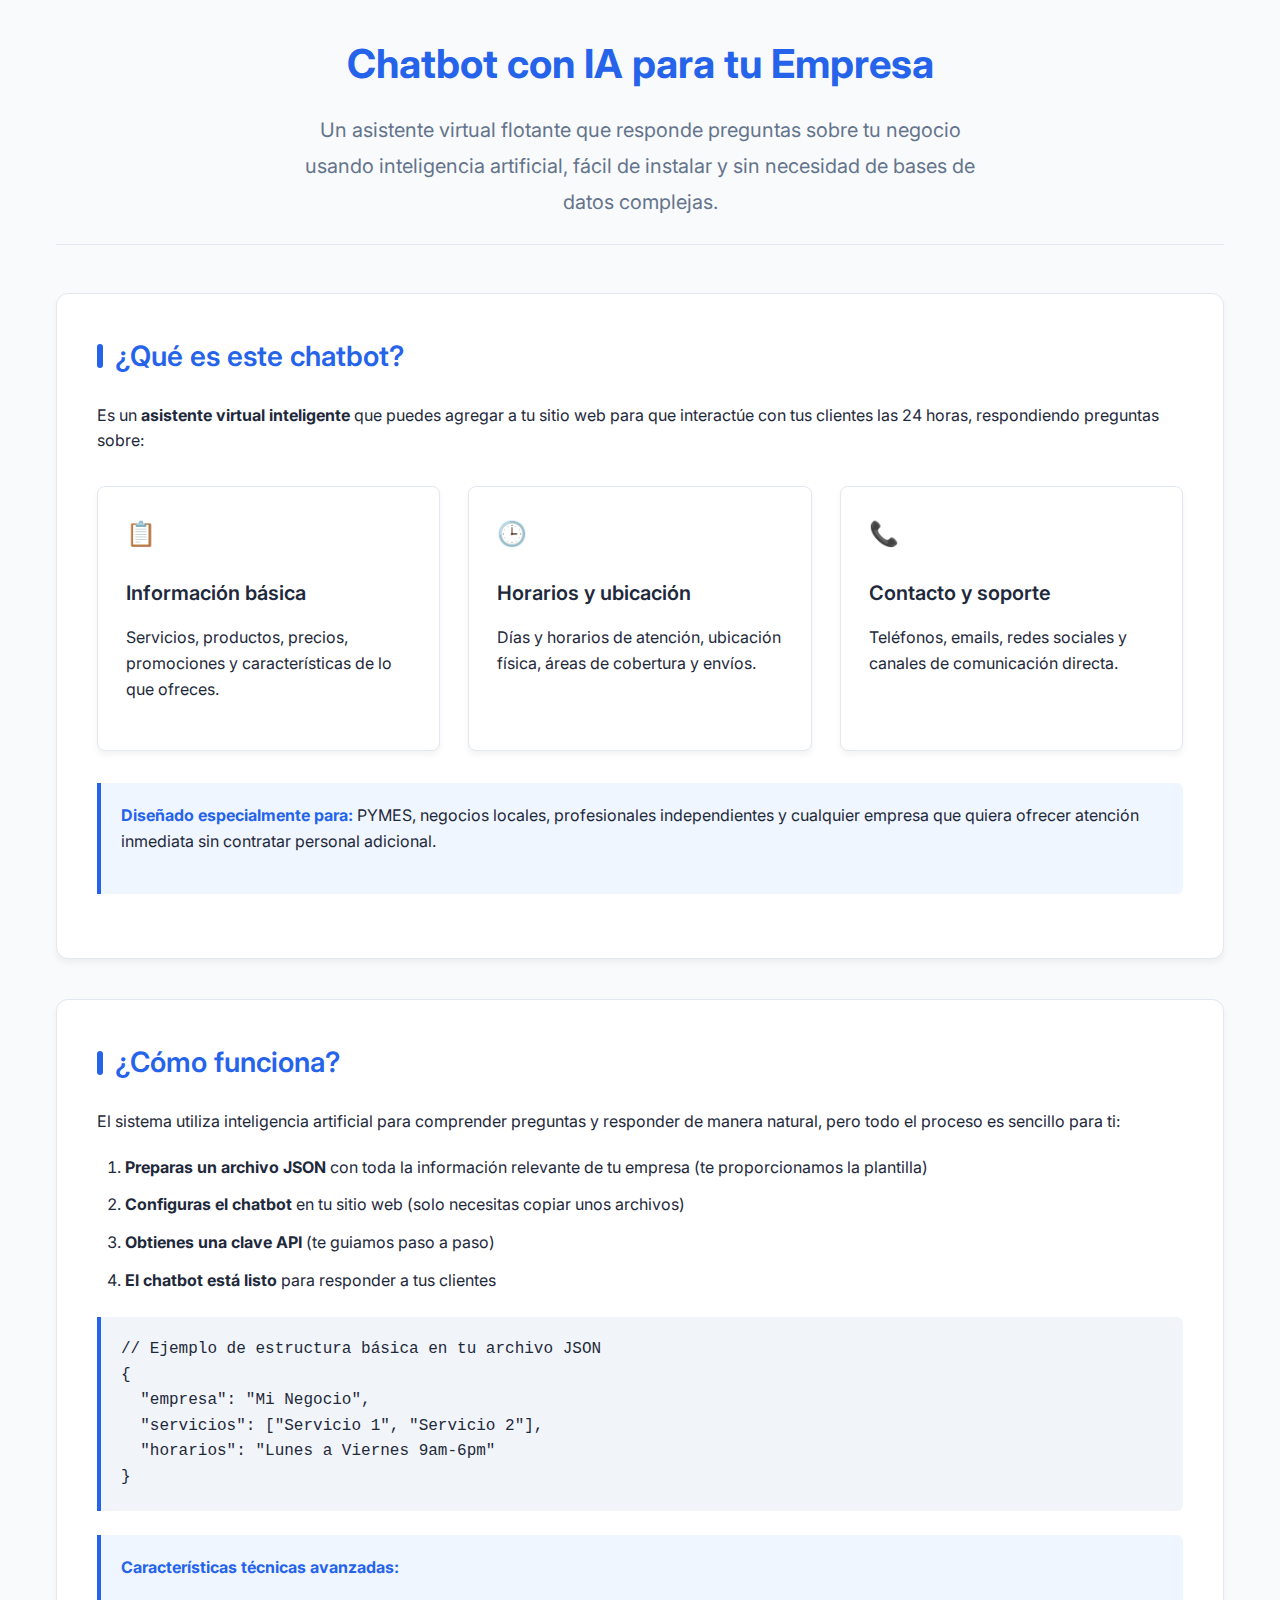
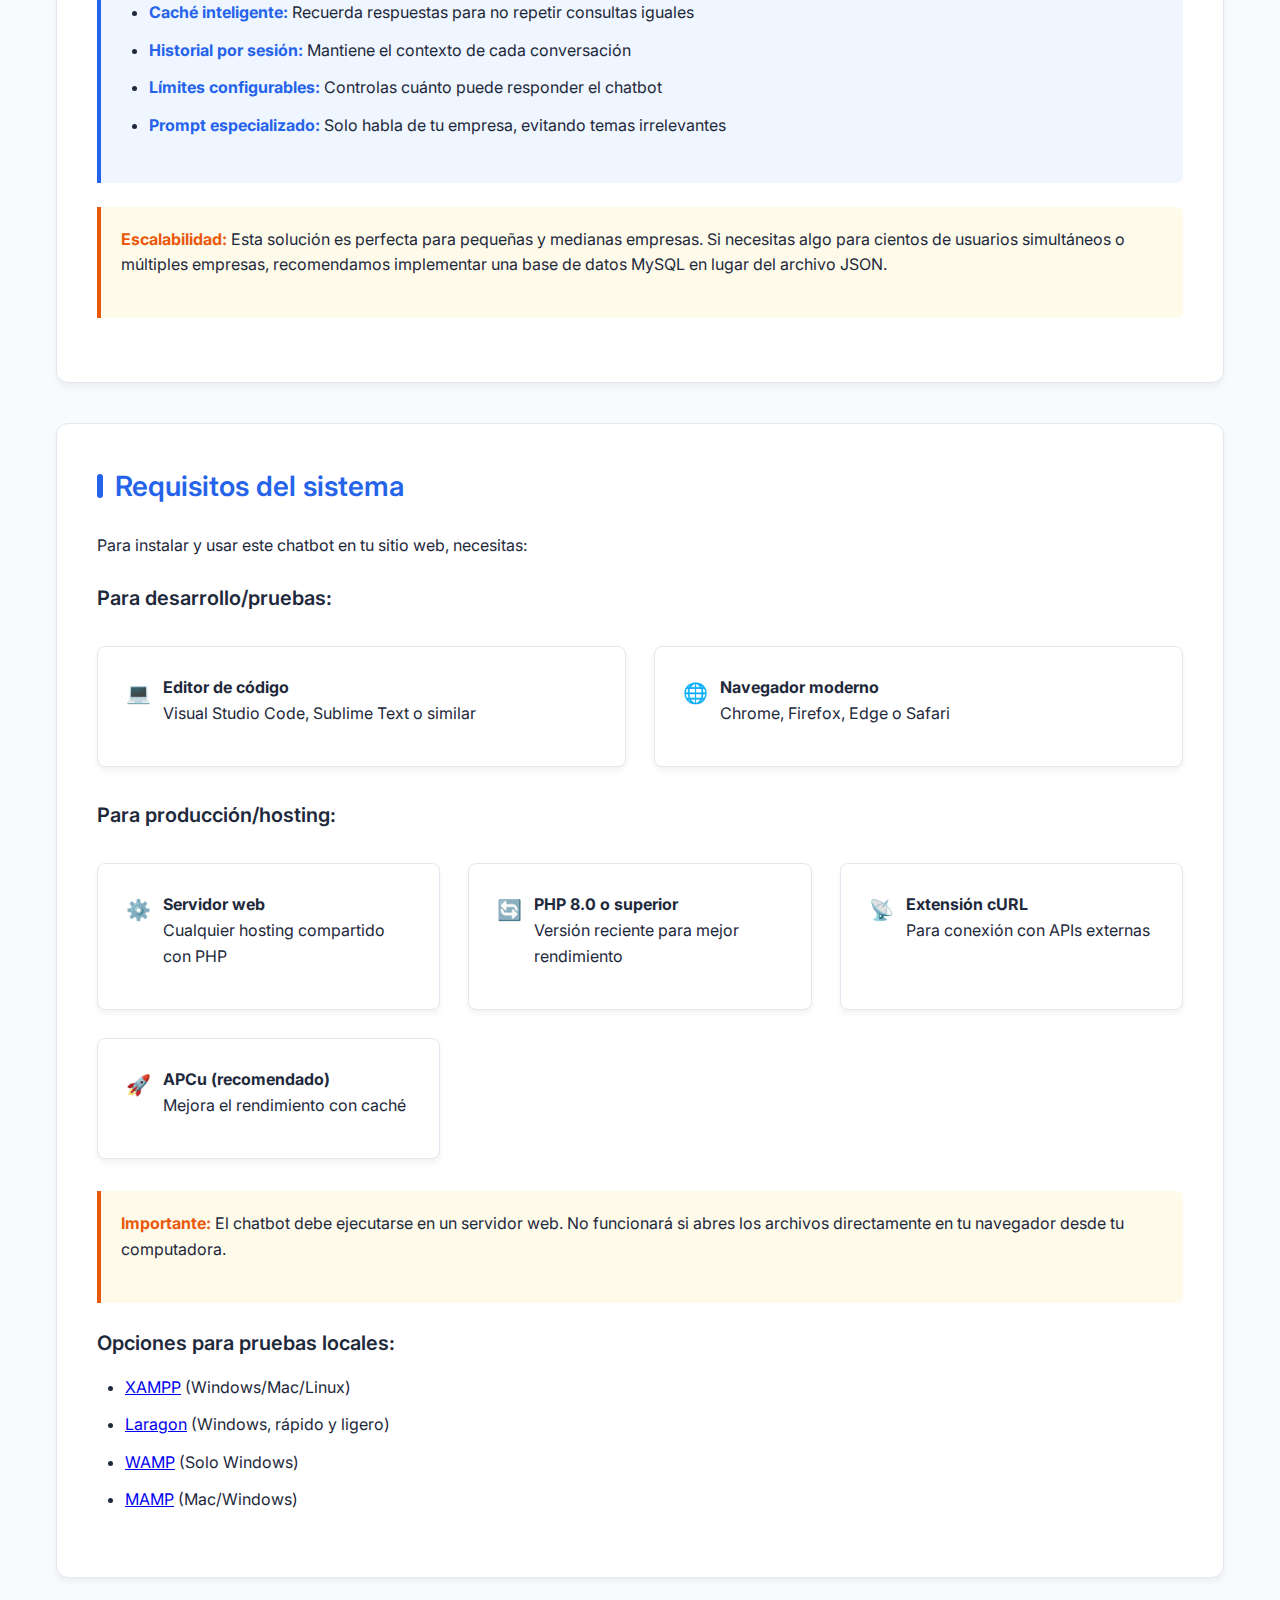
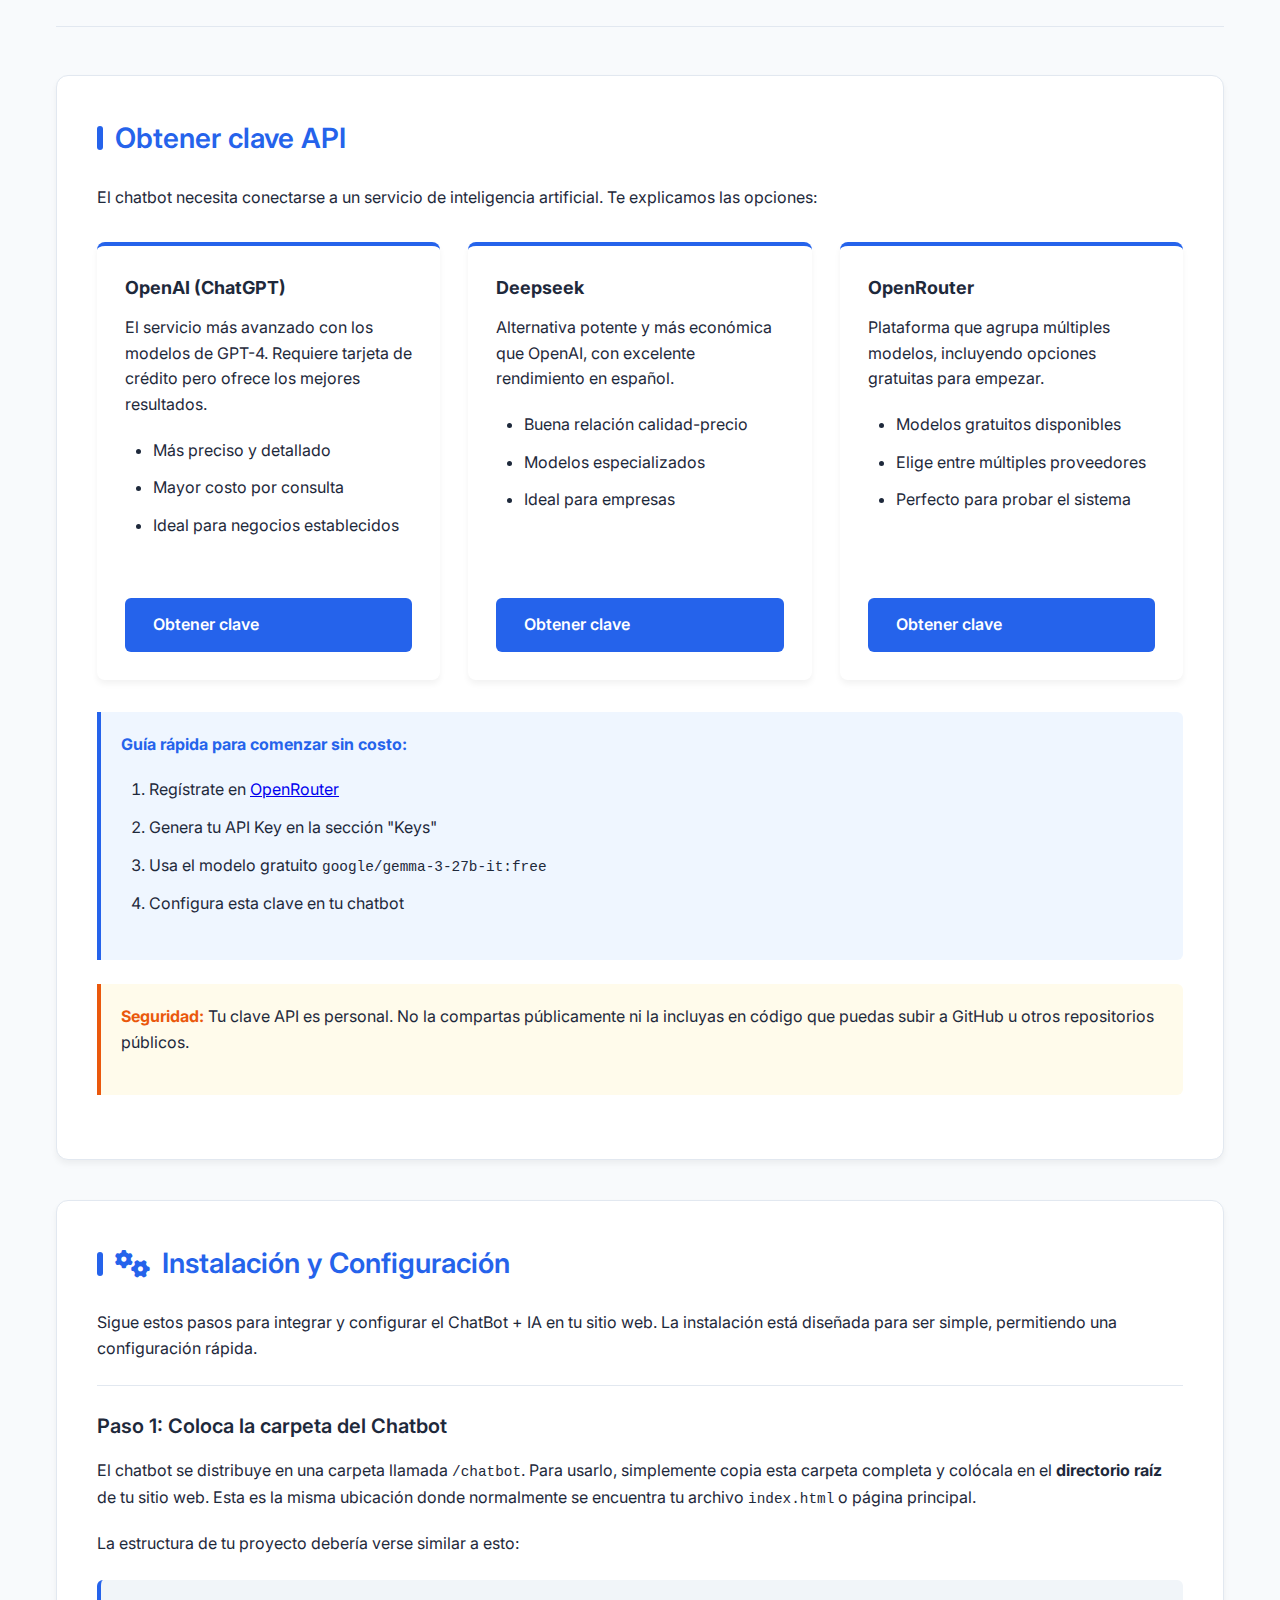
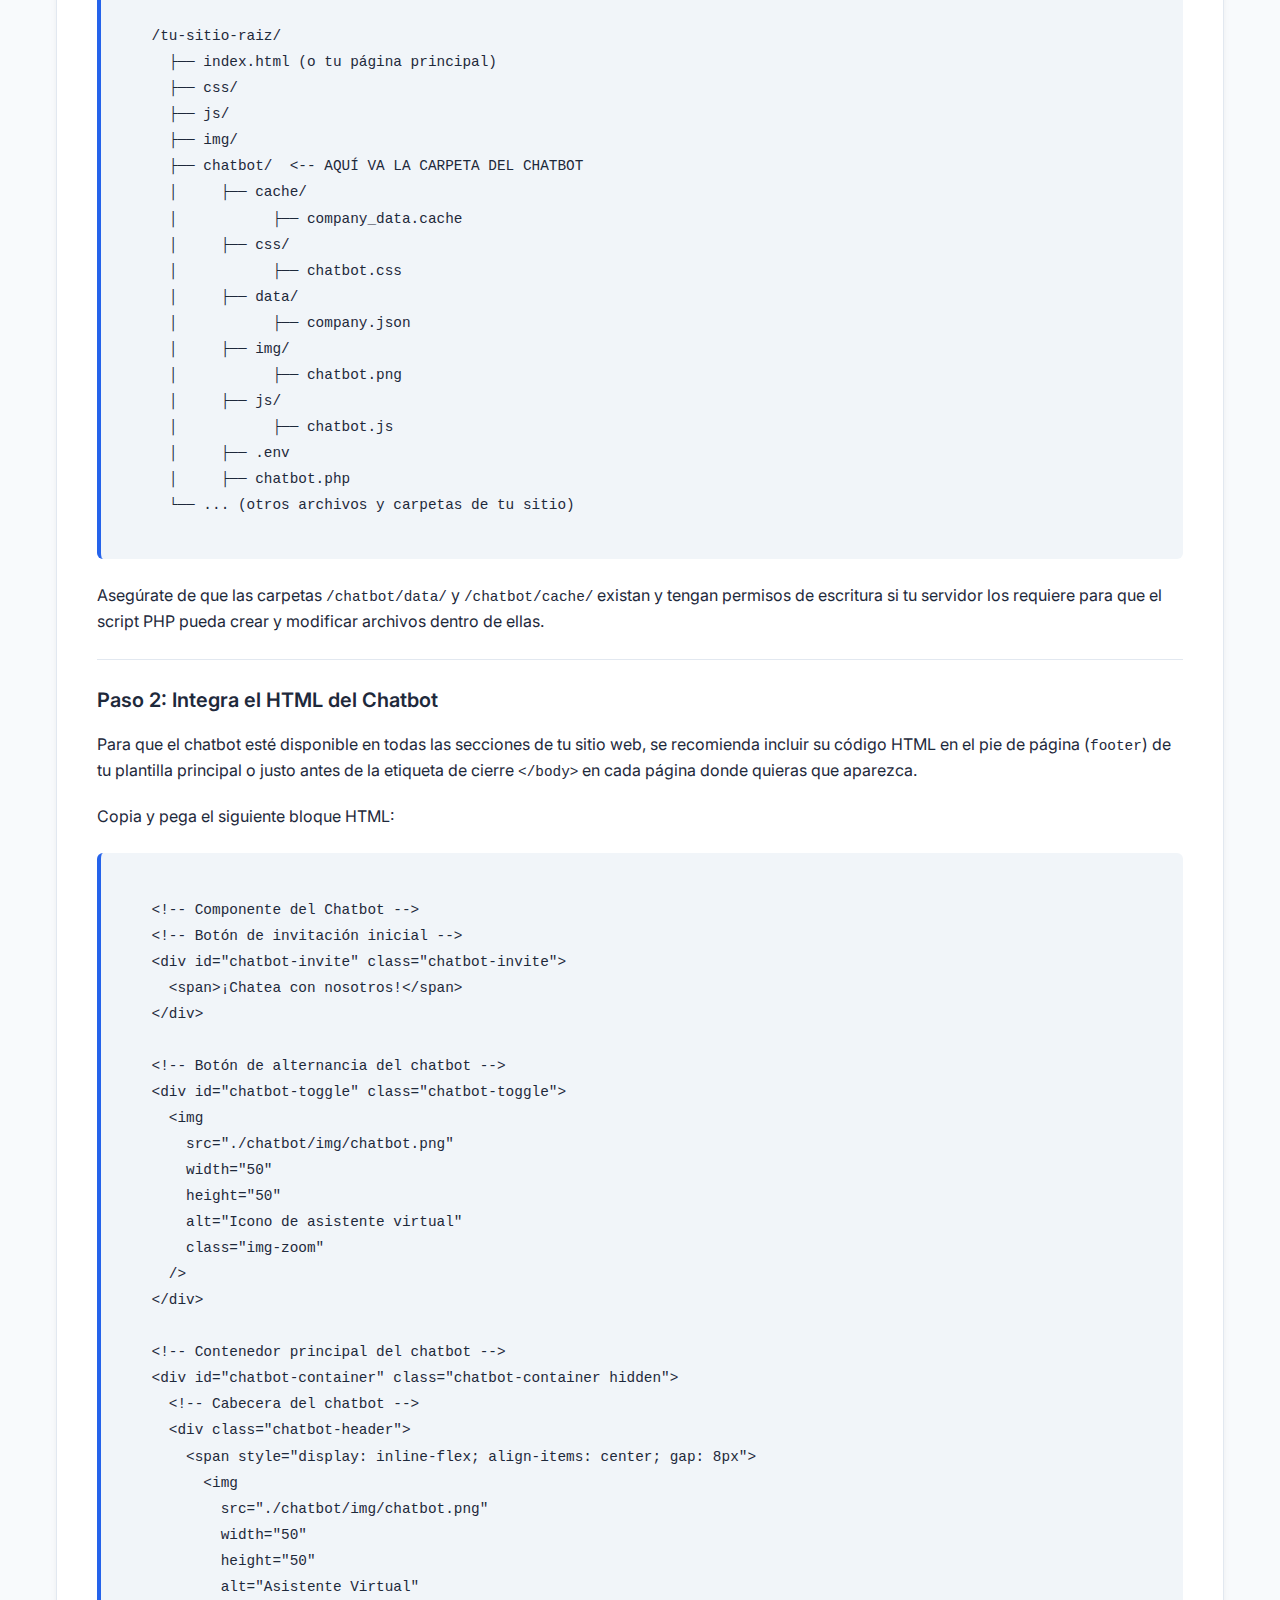
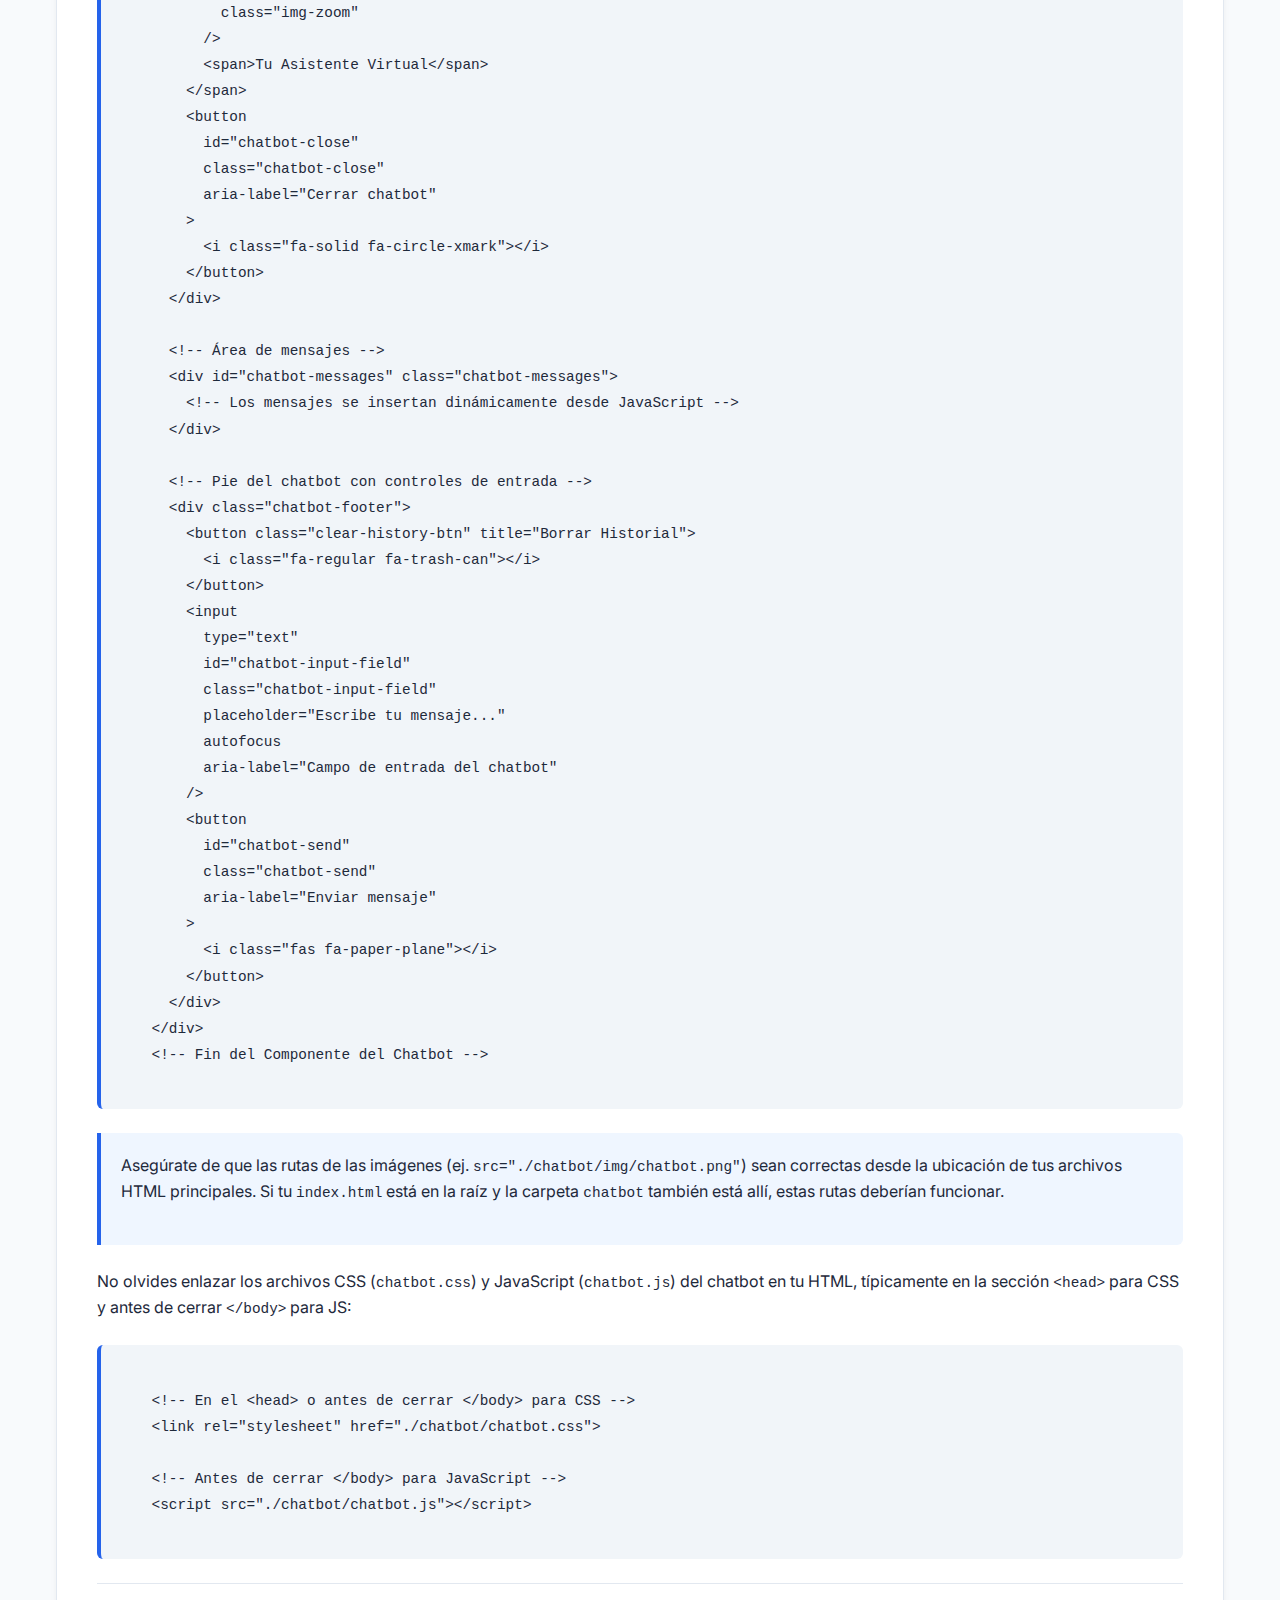
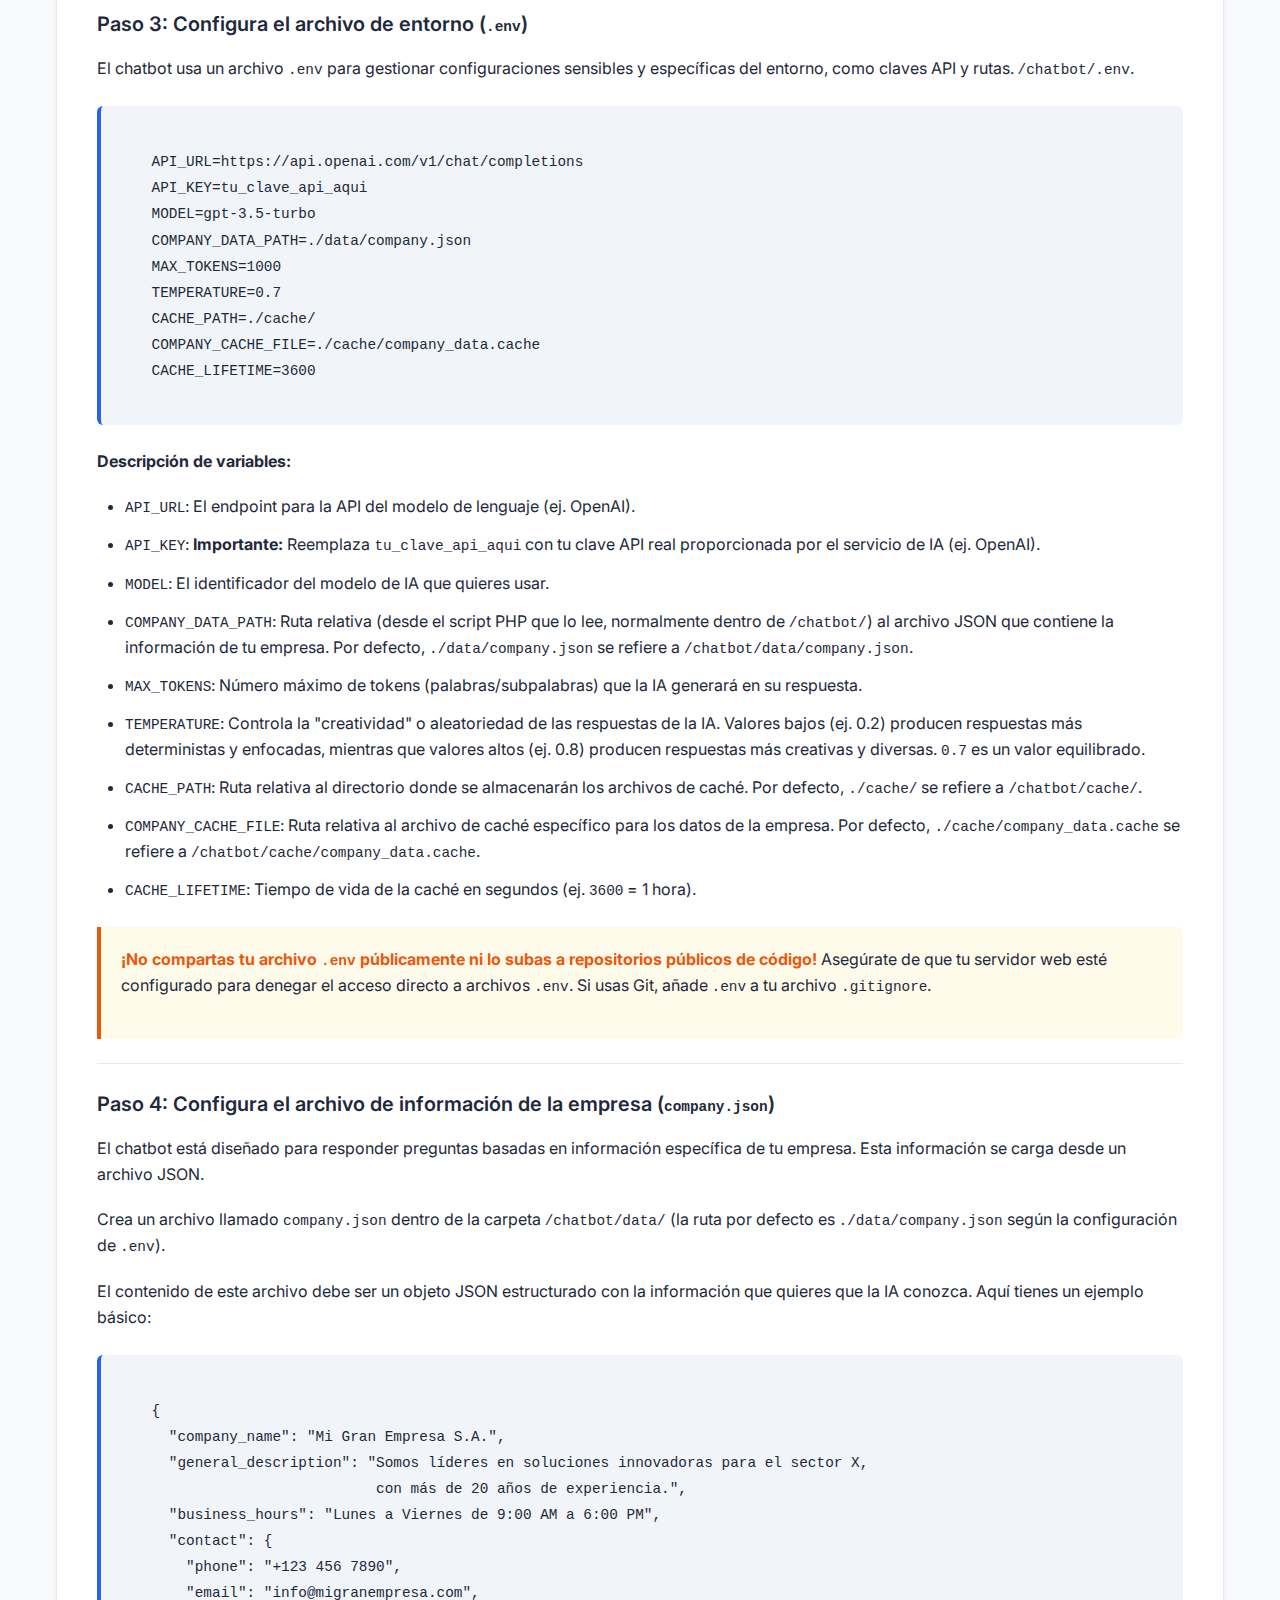
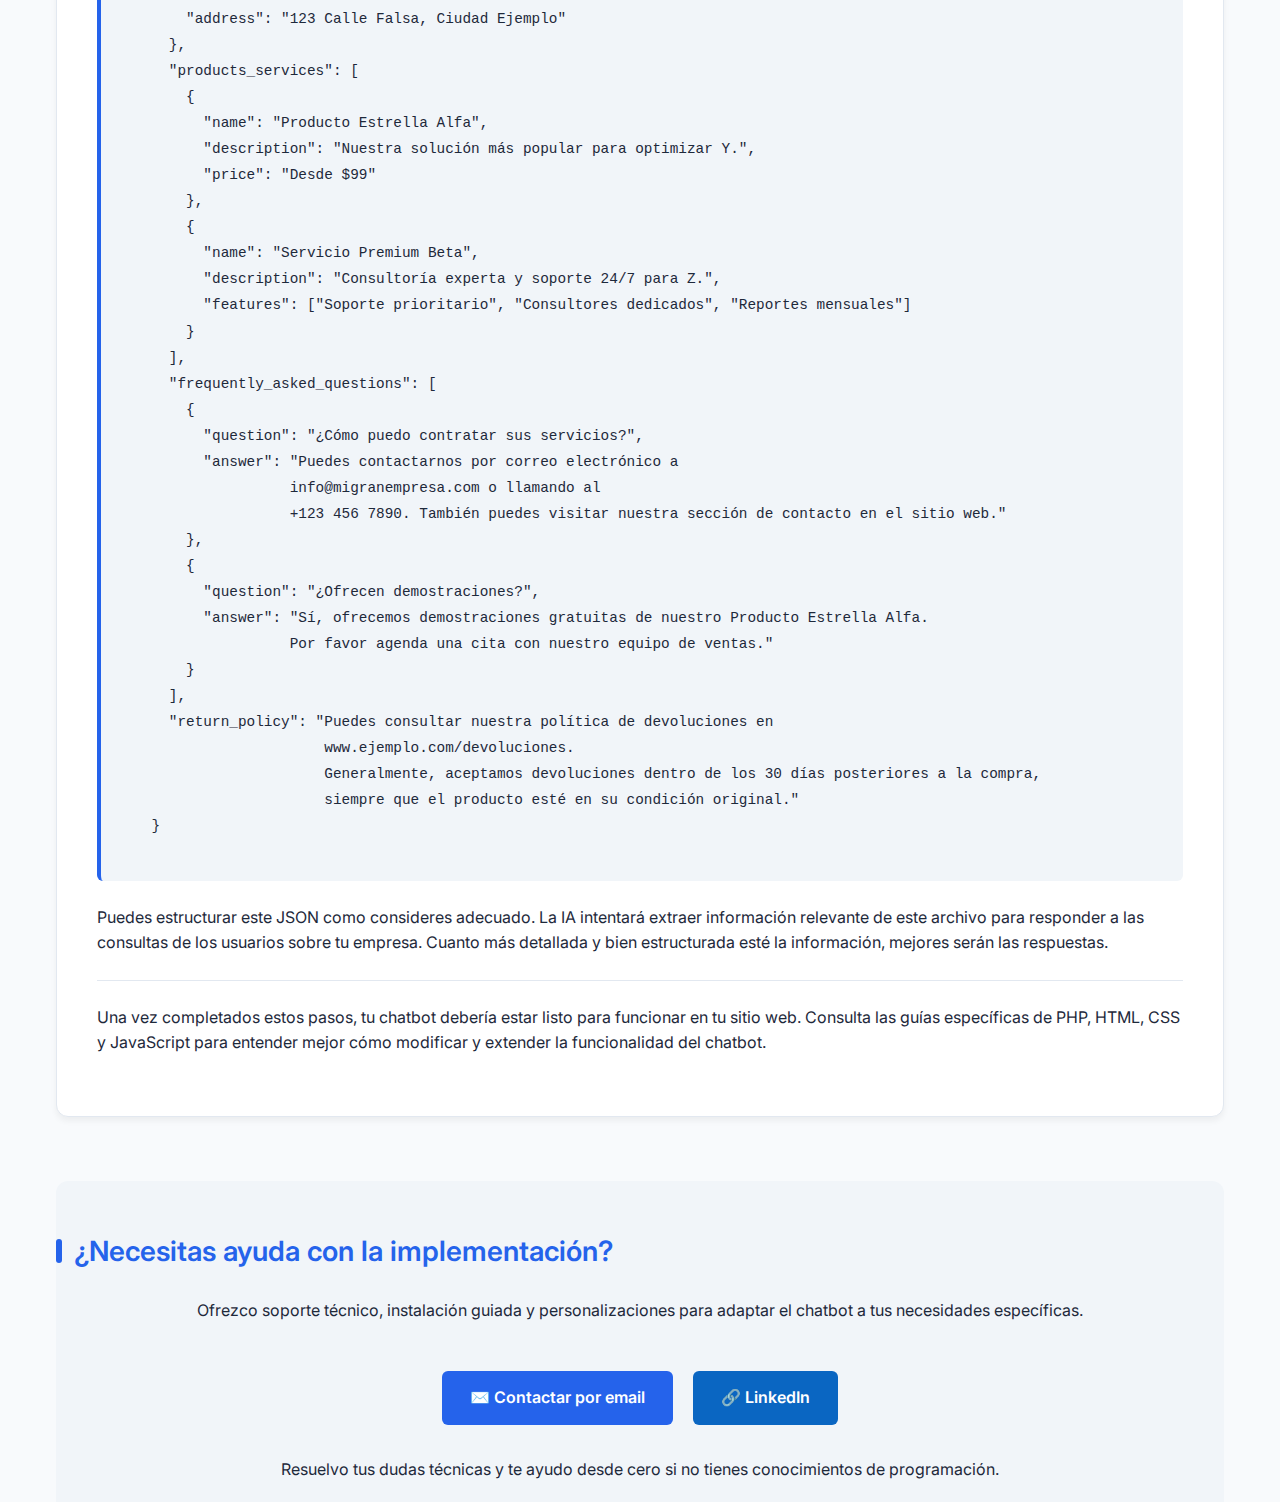
<file: readme.html>
<!DOCTYPE html>

<html lang="es">

<head>

    <meta charset="UTF-8">

    <meta name="viewport" content="width=device-width, initial-scale=1.0">

    <title>Chatbot IA para Empresas - Solución Completa</title>

    <style>

        :root {

            --primary: #2563eb;

            --primary-light: #3b82f6;

            --dark: #1e293b;

            --light: #f8fafc;

            --gray: #64748b;

            --gray-light: #e2e8f0;

            --success: #16a34a;

            --warning: #ea580c;

        }

        

        * {

            margin: 0;

            padding: 0;

            box-sizing: border-box;

            font-family: 'Inter', -apple-system, BlinkMacSystemFont, sans-serif;

        }

        

        body {

            line-height: 1.6;

            color: var(--dark);

            background-color: var(--light);

            padding: 0;

            margin: 0;

        }

        

        .container {

            max-width: 1200px;

            margin: 0 auto;

            padding: 2rem 1rem;

        }

        

        header {

            text-align: center;

            margin-bottom: 3rem;

            padding-bottom: 1.5rem;

            border-bottom: 1px solid var(--gray-light);

        }

        

        h1 {

            font-size: 2.5rem;

            margin-bottom: 1rem;

            color: var(--primary);

            font-weight: 700;

        }

        

        .tagline {

            font-size: 1.25rem;

            color: var(--gray);

            max-width: 700px;

            margin: 0 auto;

            line-height: 1.8;

        }

        

        .card {

            background: white;

            border-radius: 12px;

            box-shadow: 0 4px 6px rgba(0,0,0,0.05);

            padding: 2.5rem;

            margin-bottom: 2.5rem;

            border: 1px solid var(--gray-light);

        }

        

        h2 {

            color: var(--primary);

            margin-bottom: 1.5rem;

            font-size: 1.75rem;

            font-weight: 600;

            display: flex;

            align-items: center;

            gap: 0.75rem;

        }

        

        h2::before {

            content: "";

            display: block;

            width: 6px;

            height: 24px;

            background: var(--primary);

            border-radius: 3px;

        }

        

        h3 {

            color: var(--dark);

            margin: 1.5rem 0 1rem;

            font-size: 1.25rem;

            font-weight: 600;

        }

        

        p {

            margin-bottom: 1.25rem;

            color: var(--dark);

        }

        

        ul, ol {

            margin-bottom: 1.5rem;

            padding-left: 1.75rem;

        }

        

        li {

            margin-bottom: 0.75rem;

            color: var(--dark);

        }

        

        .highlight {

            background-color: #f1f5f9;

            border-left: 4px solid var(--primary);

            padding: 1.25rem;

            margin: 1.5rem 0;

            border-radius: 0 6px 6px 0;

            font-family: 'Roboto Mono', monospace;

            overflow-x: auto;

        }

        

        .note {

            background-color: #eff6ff;

            border-left: 4px solid var(--primary);

            padding: 1.25rem;

            margin: 1.5rem 0;

            border-radius: 0 6px 6px 0;

        }

        

        .note strong {

            color: var(--primary);

        }

        

        .warning {

            background-color: #fffbeb;

            border-left: 4px solid var(--warning);

            padding: 1.25rem;

            margin: 1.5rem 0;

            border-radius: 0 6px 6px 0;

        }

        

        .warning strong {

            color: var(--warning);

        }

        

        .cta {

            background-color: var(--primary);

            color: white;

            text-decoration: none;

            padding: 0.875rem 1.75rem;

            border-radius: 6px;

            display: inline-flex;

            align-items: center;

            gap: 0.5rem;

            margin-top: 1rem;

            font-weight: 600;

            transition: all 0.2s;

            border: none;

            cursor: pointer;

            font-size: 1rem;

        }

        

        .cta:hover {

            background-color: var(--primary-light);

            transform: translateY(-2px);

            box-shadow: 0 4px 12px rgba(37, 99, 235, 0.15);

        }

        

        .grid {

            display: grid;

            grid-template-columns: repeat(auto-fit, minmax(300px, 1fr));

            gap: 1.75rem;

            margin: 2rem 0;

        }

        

        .feature-card {

            background: white;

            border-radius: 8px;

            box-shadow: 0 4px 6px rgba(0,0,0,0.05);

            padding: 1.75rem;

            border: 1px solid var(--gray-light);

            transition: all 0.2s;

        }

        

        .feature-card:hover {

            transform: translateY(-4px);

            box-shadow: 0 6px 16px rgba(0,0,0,0.1);

        }

        

        .feature-icon {

            font-size: 1.5rem;

            margin-bottom: 1rem;

            color: var(--primary);

        }

        

        .provider-card {

            background: white;

            border-radius: 8px;

            box-shadow: 0 4px 6px rgba(0,0,0,0.05);

            padding: 1.75rem;

            border-top: 4px solid var(--primary);

            display: flex;

            flex-direction: column;

            height: 100%;

        }

        

        .provider-name {

            font-weight: 700;

            margin-bottom: 0.75rem;

            color: var(--dark);

            font-size: 1.125rem;

        }

        

        .provider-desc {

            margin-bottom: 1.25rem;

            flex-grow: 1;

        }

        

        .requirement-item {

            display: flex;

            align-items: flex-start;

            gap: 0.75rem;

            margin-bottom: 0.75rem;

        }

        

        .requirement-icon {

            color: var(--primary);

            font-size: 1.25rem;

            margin-top: 0.125rem;

        }

        

        .contact-info {

            margin-top: 4rem;

            text-align: center;

            padding: 3rem 0;

            background-color: #f1f5f9;

            border-radius: 12px;

        }

        

        .section-divider {

            height: 1px;

            background: var(--gray-light);

            margin: 3rem 0;

        }

        

        @media (max-width: 768px) {

            .container {

                padding: 1.25rem;

            }

            

            h1 {

                font-size: 2rem;

            }

            

            .card {

                padding: 1.75rem;

            }

        }
        
        /* Estilos adicionales para la nueva sección */
        pre {
            background-color: #f1f5f9;
            padding: 1rem;
            border-radius: 6px;
            overflow-x: auto;
            margin: 1.5rem 0;
            border-left: 4px solid var(--primary);
        }
        
        code {
            font-family: 'Roboto Mono', monospace;
            font-size: 0.9rem;
        }
        
        hr {
            border: none;
            border-top: 1px solid var(--gray-light);
            margin: 1.5rem 0;
        }

    </style>

    <link href="https://fonts.googleapis.com/css2?family=Inter:wght@400;500;600;700&display=swap" rel="stylesheet">
    <link rel="stylesheet" href="https://cdnjs.cloudflare.com/ajax/libs/font-awesome/6.4.0/css/all.min.css">

</head>

<body>

    <div class="container">

        <header>

            <h1>Chatbot con IA para tu Empresa</h1>

            <p class="tagline">Un asistente virtual flotante que responde preguntas sobre tu negocio usando inteligencia artificial, fácil de instalar y sin necesidad de bases de datos complejas.</p>

        </header>

        

        <div class="card">

            <h2>¿Qué es este chatbot?</h2>

            <p>Es un <strong>asistente virtual inteligente</strong> que puedes agregar a tu sitio web para que interactúe con tus clientes las 24 horas, respondiendo preguntas sobre:</p>

            

            <div class="grid">

                <div class="feature-card">

                    <div class="feature-icon">📋</div>

                    <h3>Información básica</h3>

                    <p>Servicios, productos, precios, promociones y características de lo que ofreces.</p>

                </div>

                

                <div class="feature-card">

                    <div class="feature-icon">🕒</div>

                    <h3>Horarios y ubicación</h3>

                    <p>Días y horarios de atención, ubicación física, áreas de cobertura y envíos.</p>

                </div>

                

                <div class="feature-card">

                    <div class="feature-icon">📞</div>

                    <h3>Contacto y soporte</h3>

                    <p>Teléfonos, emails, redes sociales y canales de comunicación directa.</p>

                </div>

            </div>

            

            <div class="note">

                <p><strong>Diseñado especialmente para:</strong> PYMES, negocios locales, profesionales independientes y cualquier empresa que quiera ofrecer atención inmediata sin contratar personal adicional.</p>

            </div>

        </div>

        

        <div class="card">

            <h2>¿Cómo funciona?</h2>

            <p>El sistema utiliza inteligencia artificial para comprender preguntas y responder de manera natural, pero todo el proceso es sencillo para ti:</p>

            

            <ol>

                <li><strong>Preparas un archivo JSON</strong> con toda la información relevante de tu empresa (te proporcionamos la plantilla)</li>

                <li><strong>Configuras el chatbot</strong> en tu sitio web (solo necesitas copiar unos archivos)</li>

                <li><strong>Obtienes una clave API</strong> (te guiamos paso a paso)</li>

                <li><strong>El chatbot está listo</strong> para responder a tus clientes</li>

            </ol>

            

            <div class="highlight">

                // Ejemplo de estructura básica en tu archivo JSON<br>

                {<br>

                &nbsp;&nbsp;"empresa": "Mi Negocio",<br>

                &nbsp;&nbsp;"servicios": ["Servicio 1", "Servicio 2"],<br>

                &nbsp;&nbsp;"horarios": "Lunes a Viernes 9am-6pm"<br>

                }

            </div>

            

            <div class="note">

                <p><strong>Características técnicas avanzadas:</strong></p>

                <ul>

                    <li><strong>Caché inteligente:</strong> Recuerda respuestas para no repetir consultas iguales</li>

                    <li><strong>Historial por sesión:</strong> Mantiene el contexto de cada conversación</li>

                    <li><strong>Límites configurables:</strong> Controlas cuánto puede responder el chatbot</li>

                    <li><strong>Prompt especializado:</strong> Solo habla de tu empresa, evitando temas irrelevantes</li>

                </ul>

            </div>

            

            <div class="warning">

                <p><strong>Escalabilidad:</strong> Esta solución es perfecta para pequeñas y medianas empresas. Si necesitas algo para cientos de usuarios simultáneos o múltiples empresas, recomendamos implementar una base de datos MySQL en lugar del archivo JSON.</p>

            </div>

        </div>

        

        <div class="card">

            <h2>Requisitos del sistema</h2>

            <p>Para instalar y usar este chatbot en tu sitio web, necesitas:</p>

            

            <h3>Para desarrollo/pruebas:</h3>

            <div class="grid">

                <div class="feature-card">

                    <div class="requirement-item">

                        <span class="requirement-icon">💻</span>

                        <div>

                            <strong>Editor de código</strong><br>

                            Visual Studio Code, Sublime Text o similar

                        </div>

                    </div>

                </div>

                

                <div class="feature-card">

                    <div class="requirement-item">

                        <span class="requirement-icon">🌐</span>

                        <div>

                            <strong>Navegador moderno</strong><br>

                            Chrome, Firefox, Edge o Safari

                        </div>

                    </div>

                </div>

            </div>

            

            <h3>Para producción/hosting:</h3>

            <div class="grid">

                <div class="feature-card">

                    <div class="requirement-item">

                        <span class="requirement-icon">⚙️</span>

                        <div>

                            <strong>Servidor web</strong><br>

                            Cualquier hosting compartido con PHP

                        </div>

                    </div>

                </div>

                

                <div class="feature-card">

                    <div class="requirement-item">

                        <span class="requirement-icon">🔄</span>

                        <div>

                            <strong>PHP 8.0 o superior</strong><br>

                            Versión reciente para mejor rendimiento

                        </div>

                    </div>

                </div>

                

                <div class="feature-card">

                    <div class="requirement-item">

                        <span class="requirement-icon">📡</span>

                        <div>

                            <strong>Extensión cURL</strong><br>

                            Para conexión con APIs externas

                        </div>

                    </div>

                </div>

                

                <div class="feature-card">

                    <div class="requirement-item">

                        <span class="requirement-icon">🚀</span>

                        <div>

                            <strong>APCu (recomendado)</strong><br>

                            Mejora el rendimiento con caché

                        </div>

                    </div>

                </div>

            </div>

            

            <div class="warning">

                <p><strong>Importante:</strong> El chatbot debe ejecutarse en un servidor web. No funcionará si abres los archivos directamente en tu navegador desde tu computadora.</p>

            </div>

            

            <h3>Opciones para pruebas locales:</h3>

            <ul>

                <li><a href="https://www.apachefriends.org/" target="_blank">XAMPP</a> (Windows/Mac/Linux)</li>

                <li><a href="https://laragon.org/" target="_blank">Laragon</a> (Windows, rápido y ligero)</li>

                <li><a href="https://www.wampserver.com/" target="_blank">WAMP</a> (Solo Windows)</li>

                <li><a href="https://www.mamp.info/" target="_blank">MAMP</a> (Mac/Windows)</li>

            </ul>

        </div>

        

        <div class="section-divider"></div>

        

        <div class="card">

            <h2>Obtener clave API</h2>

            <p>El chatbot necesita conectarse a un servicio de inteligencia artificial. Te explicamos las opciones:</p>

            

            <div class="grid">

                <div class="provider-card">

                    <div class="provider-name">OpenAI (ChatGPT)</div>

                    <div class="provider-desc">

                        <p>El servicio más avanzado con los modelos de GPT-4. Requiere tarjeta de crédito pero ofrece los mejores resultados.</p>

                        <ul>

                            <li>Más preciso y detallado</li>

                            <li>Mayor costo por consulta</li>

                            <li>Ideal para negocios establecidos</li>

                        </ul>

                    </div>

                    <a href="https://platform.openai.com/" class="cta" target="_blank">Obtener clave</a>

                </div>

                

                <div class="provider-card">

                    <div class="provider-name">Deepseek</div>

                    <div class="provider-desc">

                        <p>Alternativa potente y más económica que OpenAI, con excelente rendimiento en español.</p>

                        <ul>

                            <li>Buena relación calidad-precio</li>

                            <li>Modelos especializados</li>

                            <li>Ideal para empresas</li>

                        </ul>

                    </div>

                    <a href="https://platform.deepseek.com/" class="cta" target="_blank">Obtener clave</a>

                </div>

                

                <div class="provider-card">

                    <div class="provider-name">OpenRouter</div>

                    <div class="provider-desc">

                        <p>Plataforma que agrupa múltiples modelos, incluyendo opciones gratuitas para empezar.</p>

                        <ul>

                            <li>Modelos gratuitos disponibles</li>

                            <li>Elige entre múltiples proveedores</li>

                            <li>Perfecto para probar el sistema</li>

                        </ul>

                    </div>

                    <a href="https://openrouter.ai/" class="cta" target="_blank">Obtener clave</a>

                </div>

            </div>

            

            <div class="note">

                <p><strong>Guía rápida para comenzar sin costo:</strong></p>

                <ol>

                    <li>Regístrate en <a href="https://openrouter.ai/" target="_blank">OpenRouter</a></li>

                    <li>Genera tu API Key en la sección "Keys"</li>

                    <li>Usa el modelo gratuito <code>google/gemma-3-27b-it:free</code></li>

                    <li>Configura esta clave en tu chatbot</li>

                </ol>

            </div>

            

            <div class="warning">

                <p><strong>Seguridad:</strong> Tu clave API es personal. No la compartas públicamente ni la incluyas en código que puedas subir a GitHub u otros repositorios públicos.</p>

            </div>

        </div>
        
        <!-- Instalación y Configuración -->
        <div class="card">
            <h2><i class="fas fa-cogs"></i> Instalación y Configuración</h2>
            <p>
                Sigue estos pasos para integrar y configurar el ChatBot + IA en tu sitio web.
                La instalación está diseñada para ser simple, permitiendo una configuración rápida.
            </p>
            <hr>
            <h3>Paso 1: Coloca la carpeta del Chatbot</h3>
            <p>
                El chatbot se distribuye en una carpeta llamada <code>/chatbot</code>. Para usarlo,
                simplemente copia esta carpeta completa y colócala en el <strong>directorio raíz</strong>
                de tu sitio web. Esta es la misma ubicación donde normalmente se encuentra tu archivo
                <code>index.html</code> o página principal.
            </p>
            <p>La estructura de tu proyecto debería verse similar a esto:</p>
            <pre><code class="language-plaintext">
    /tu-sitio-raiz/
      ├── index.html (o tu página principal)
      ├── css/
      ├── js/
      ├── img/
      ├── chatbot/  &lt;-- AQUÍ VA LA CARPETA DEL CHATBOT
      │     ├── cache/
      │           ├── company_data.cache
      │     ├── css/
      │           ├── chatbot.css
      │     ├── data/
      │           ├── company.json
      │     ├── img/
      │           ├── chatbot.png
      │     ├── js/
      │           ├── chatbot.js
      │     ├── .env
      │     ├── chatbot.php
      └── ... (otros archivos y carpetas de tu sitio)
            </code></pre>
            <p>
                Asegúrate de que las carpetas <code>/chatbot/data/</code> y 
                <code>/chatbot/cache/</code> existan y tengan permisos de escritura si tu servidor 
                los requiere para que el script PHP pueda crear y modificar archivos dentro de ellas.
            </p>
            <hr>
            <h3>Paso 2: Integra el HTML del Chatbot</h3>
            <p>
                Para que el chatbot esté disponible en todas las secciones de tu sitio web,
                se recomienda incluir su código HTML en el pie de página (<code>footer</code>)
                de tu plantilla principal o justo antes de la etiqueta de cierre 
                <code>&lt;/body&gt;</code> en cada página donde quieras que aparezca.
            </p>
            <p>Copia y pega el siguiente bloque HTML:</p>
            <pre><code class="language-html">
    &lt;!-- Componente del Chatbot --&gt;
    &lt;!-- Botón de invitación inicial --&gt;
    &lt;div id="chatbot-invite" class="chatbot-invite"&gt;
      &lt;span&gt;¡Chatea con nosotros!&lt;/span&gt;
    &lt;/div&gt;

    &lt;!-- Botón de alternancia del chatbot --&gt;
    &lt;div id="chatbot-toggle" class="chatbot-toggle"&gt;
      &lt;img
        src="./chatbot/img/chatbot.png"
        width="50"
        height="50"
        alt="Icono de asistente virtual"
        class="img-zoom"
      /&gt;
    &lt;/div&gt;

    &lt;!-- Contenedor principal del chatbot --&gt;
    &lt;div id="chatbot-container" class="chatbot-container hidden"&gt;
      &lt;!-- Cabecera del chatbot --&gt;
      &lt;div class="chatbot-header"&gt;
        &lt;span style="display: inline-flex; align-items: center; gap: 8px"&gt;
          &lt;img
            src="./chatbot/img/chatbot.png"
            width="50"
            height="50"
            alt="Asistente Virtual"
            class="img-zoom"
          /&gt;
          &lt;span&gt;Tu Asistente Virtual&lt;/span&gt;
        &lt;/span&gt;
        &lt;button
          id="chatbot-close"
          class="chatbot-close"
          aria-label="Cerrar chatbot"
        &gt;
          &lt;i class="fa-solid fa-circle-xmark"&gt;&lt;/i&gt;
        &lt;/button&gt;
      &lt;/div&gt;

      &lt;!-- Área de mensajes --&gt;
      &lt;div id="chatbot-messages" class="chatbot-messages"&gt;
        &lt;!-- Los mensajes se insertan dinámicamente desde JavaScript --&gt;
      &lt;/div&gt;

      &lt;!-- Pie del chatbot con controles de entrada --&gt;
      &lt;div class="chatbot-footer"&gt;
        &lt;button class="clear-history-btn" title="Borrar Historial"&gt;
          &lt;i class="fa-regular fa-trash-can"&gt;&lt;/i&gt;
        &lt;/button&gt;
        &lt;input
          type="text"
          id="chatbot-input-field"
          class="chatbot-input-field"
          placeholder="Escribe tu mensaje..."
          autofocus
          aria-label="Campo de entrada del chatbot"
        /&gt;
        &lt;button
          id="chatbot-send"
          class="chatbot-send"
          aria-label="Enviar mensaje"
        &gt;
          &lt;i class="fas fa-paper-plane"&gt;&lt;/i&gt;
        &lt;/button&gt;
      &lt;/div&gt;
    &lt;/div&gt;
    &lt;!-- Fin del Componente del Chatbot --&gt;
            </code></pre>
            <div class="note">
                <p>
                    Asegúrate de que las rutas de las imágenes (ej. 
                    <code>src="./chatbot/img/chatbot.png"</code>)
                    sean correctas desde la ubicación de tus archivos HTML principales. Si tu 
                    <code>index.html</code> está en la raíz
                    y la carpeta <code>chatbot</code> también está allí, 
                    estas rutas deberían funcionar.
                </p>
            </div>
            <p>
                No olvides enlazar los archivos CSS (<code>chatbot.css</code>) y JavaScript 
                (<code>chatbot.js</code>) del chatbot en tu HTML,
                típicamente en la sección <code>&lt;head&gt;</code> 
                para CSS y antes de cerrar <code>&lt;/body&gt;</code> para JS:
            </p>
            <pre><code class="language-html">
    &lt;!-- En el &lt;head&gt; o antes de cerrar &lt;/body&gt; para CSS --&gt;
    &lt;link rel="stylesheet" href="./chatbot/chatbot.css"&gt;

    &lt;!-- Antes de cerrar &lt;/body&gt; para JavaScript --&gt;
    &lt;script src="./chatbot/chatbot.js"&gt;&lt;/script&gt;
            </code></pre>
            <hr>
            <h3>Paso 3: Configura el archivo de entorno (<code>.env</code>)</h3>
            <p>
                El chatbot usa un archivo <code>.env</code> para gestionar 
                configuraciones sensibles y específicas del entorno,
                como claves API y rutas.
                <code>/chatbot/.env</code>.
            </p>
            <pre><code class="language-ini">
    API_URL=https://api.openai.com/v1/chat/completions
    API_KEY=tu_clave_api_aqui
    MODEL=gpt-3.5-turbo
    COMPANY_DATA_PATH=./data/company.json
    MAX_TOKENS=1000
    TEMPERATURE=0.7
    CACHE_PATH=./cache/
    COMPANY_CACHE_FILE=./cache/company_data.cache
    CACHE_LIFETIME=3600
            </code></pre>
            <p><strong>Descripción de variables:</strong></p>
            <ul>
                <li>
                    <code>API_URL</code>: El endpoint para la API del modelo de lenguaje (ej. OpenAI).
                </li>
                <li>
                    <code>API_KEY</code>: 
                    <strong>Importante:</strong> Reemplaza 
                    <code>tu_clave_api_aqui</code> con tu clave API real
                    proporcionada por el servicio de IA (ej. OpenAI).
                </li>
                <li>
                    <code>MODEL</code>: El identificador del modelo de IA que quieres usar.
                </li>
                <li>
                    <code>COMPANY_DATA_PATH</code>: Ruta relativa 
                    (desde el script PHP que lo lee, normalmente dentro de 
                    <code>/chatbot/</code>)
                    al archivo JSON que contiene la información de tu empresa. Por defecto, 
                    <code>./data/company.json</code> se refiere a
                    <code>/chatbot/data/company.json</code>.
                </li>
                <li>
                    <code>MAX_TOKENS</code>: Número máximo de tokens 
                    (palabras/subpalabras) que la IA generará en su respuesta.
                </li>
                <li>
                    <code>TEMPERATURE</code>: Controla la "creatividad" o aleatoriedad de las respuestas de la IA.
                    Valores bajos (ej. 0.2) producen respuestas más deterministas y enfocadas, mientras que valores altos
                    (ej. 0.8) producen respuestas más creativas y diversas. 
                    <code>0.7</code> es un valor equilibrado.
                </li>
                <li>
                    <code>CACHE_PATH</code>: Ruta relativa al directorio donde se almacenarán los archivos de caché.
                    Por defecto, <code>./cache/</code> se refiere a 
                    <code>/chatbot/cache/</code>.
                </li>
                <li>
                    <code>COMPANY_CACHE_FILE</code>: Ruta relativa al archivo de caché específico para los datos de la empresa.
                    Por defecto, <code>./cache/company_data.cache</code> se refiere a 
                    <code>/chatbot/cache/company_data.cache</code>.
                </li>
                <li>
                    <code>CACHE_LIFETIME</code>: Tiempo de vida de la caché en segundos (ej. <code>3600</code> = 1 hora).
                </li>
            </ul>
            <div class="warning">
                <p>
                    <strong>¡No compartas tu archivo <code>.env</code> 
                    públicamente ni lo subas a repositorios públicos de código!</strong>
                    Asegúrate de que tu servidor web esté configurado para denegar el acceso directo a 
                    archivos <code>.env</code>.
                    Si usas Git, añade <code>.env</code> a tu archivo 
                    <code>.gitignore</code>.
                </p>
            </div>
            <hr>
            <h3>Paso 4: Configura el archivo de información de la empresa (<code>company.json</code>)</h3>
            <p>
                El chatbot está diseñado para responder preguntas basadas en información específica de tu empresa.
                Esta información se carga desde un archivo JSON.
            </p>
            <p>
                Crea un archivo llamado <code>company.json</code> 
                dentro de la carpeta <code>/chatbot/data/</code>
                (la ruta por defecto es <code>./data/company.json</code> según la configuración de 
                <code>.env</code>).
            </p>
            <p>El contenido de este archivo debe ser un objeto JSON estructurado
             con la información que quieres que la IA conozca. Aquí tienes un ejemplo básico:</p>
            <pre><code class="language-json">
    {
      "company_name": "Mi Gran Empresa S.A.",
      "general_description": "Somos líderes en soluciones innovadoras para el sector X, 
                              con más de 20 años de experiencia.",
      "business_hours": "Lunes a Viernes de 9:00 AM a 6:00 PM",
      "contact": {
        "phone": "+123 456 7890",
        "email": "info@migranempresa.com",
        "address": "123 Calle Falsa, Ciudad Ejemplo"
      },
      "products_services": [
        {
          "name": "Producto Estrella Alfa",
          "description": "Nuestra solución más popular para optimizar Y.",
          "price": "Desde $99"
        },
        {
          "name": "Servicio Premium Beta",
          "description": "Consultoría experta y soporte 24/7 para Z.",
          "features": ["Soporte prioritario", "Consultores dedicados", "Reportes mensuales"]
        }
      ],
      "frequently_asked_questions": [
        {
          "question": "¿Cómo puedo contratar sus servicios?",
          "answer": "Puedes contactarnos por correo electrónico a 
                    info@migranempresa.com o llamando al 
                    +123 456 7890. También puedes visitar nuestra sección de contacto en el sitio web."
        },
        {
          "question": "¿Ofrecen demostraciones?",
          "answer": "Sí, ofrecemos demostraciones gratuitas de nuestro Producto Estrella Alfa. 
                    Por favor agenda una cita con nuestro equipo de ventas."
        }
      ],
      "return_policy": "Puedes consultar nuestra política de devoluciones en 
                        www.ejemplo.com/devoluciones. 
                        Generalmente, aceptamos devoluciones dentro de los 30 días posteriores a la compra, 
                        siempre que el producto esté en su condición original."
    }
            </code></pre>
            <p>
                Puedes estructurar este JSON como consideres adecuado. La IA intentará extraer información relevante
                de este archivo para responder a las consultas de los usuarios sobre tu empresa. Cuanto más detallada
                y bien estructurada esté la información, mejores serán las respuestas.
            </p>
            <hr>
            <p>
                Una vez completados estos pasos, tu chatbot debería estar listo para funcionar en tu sitio web.
                Consulta las guías específicas de PHP, HTML, CSS y JavaScript para entender mejor cómo
                modificar y extender la funcionalidad del chatbot.
            </p>
        </div>

        <div class="contact-info">

            <h2>¿Necesitas ayuda con la implementación?</h2>

            <p>Ofrezco soporte técnico, instalación guiada y personalizaciones para adaptar el chatbot a tus necesidades específicas.</p>

            

            <div style="margin-top: 2rem;">

                <a href="mailto:mariosandovalp3@gmail.com" class="cta">✉️ Contactar por email</a>

                <a href="https://www.linkedin.com/in/mariosandovaldev/" class="cta" style="background: #0a66c2; margin-left: 1rem;" target="_blank">🔗 LinkedIn</a>

            </div>

            

            <p style="margin-top: 2rem;">Resuelvo tus dudas técnicas y te ayudo desde cero si no tienes conocimientos de programación.</p>

        </div>

    </div>

</body>

</html>
</file>
